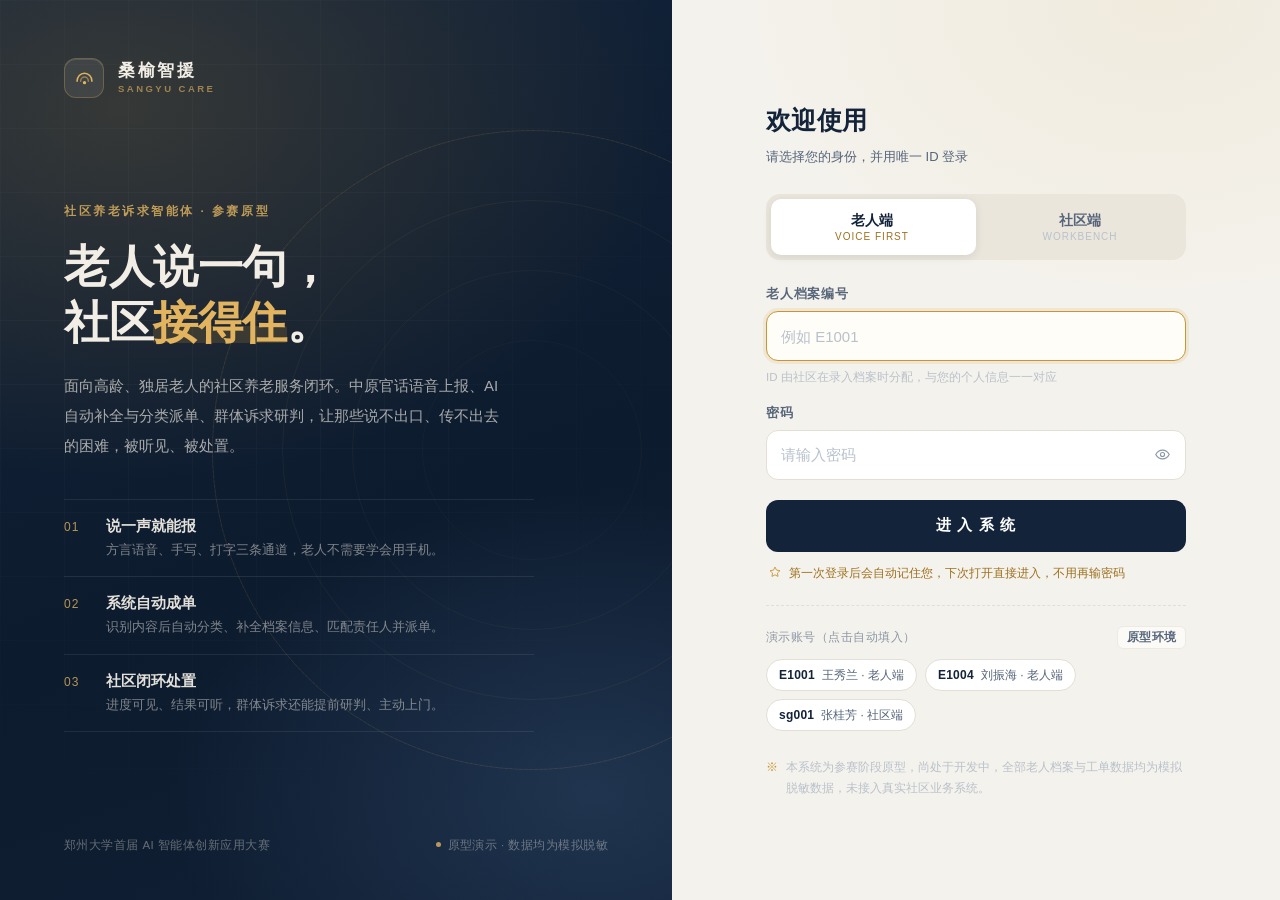
<file: index.html>
<!DOCTYPE html>
<html lang="zh-CN">
<head>
<meta charset="UTF-8">
<meta name="viewport" content="width=device-width, initial-scale=1">
<link rel="icon" href="data:image/svg+xml,%3Csvg xmlns='http://www.w3.org/2000/svg' viewBox='0 0 32 32'%3E%3Crect width='32' height='32' rx='8' fill='%2312233A'/%3E%3Cpath d='M8 20c0-5 3.6-9 8-9s8 4 8 9' stroke='%23C99433' stroke-width='2.4' fill='none' stroke-linecap='round'/%3E%3Ccircle cx='16' cy='21' r='2.2' fill='%23C99433'/%3E%3C/svg%3E">
<title>桑榆智援 · 登录</title>
<meta name="description" content="社区养老诉求智能体 —— 老人端与社区端统一入口">
<link rel="stylesheet" href="assets/css/base.css">
<link rel="stylesheet" href="assets/css/login.css">
</head>
<body class="login-page">

<div class="login">

  <!-- ================= 品牌区 ================= -->
  <section class="login-brand">
    <div class="rings"><span></span><span></span><span></span><span></span><span></span></div>

    <div class="top">
      <div class="brand-mark">
        <svg viewBox="0 0 24 24" fill="none" aria-hidden="true">
          <path d="M3.5 15.2c0-5.1 3.8-9.2 8.5-9.2s8.5 4.1 8.5 9.2" stroke="currentColor" stroke-width="1.7" stroke-linecap="round"/>
          <path d="M7.6 15.2c0-2.7 1.9-4.8 4.4-4.8s4.4 2.1 4.4 4.8" stroke="currentColor" stroke-width="1.7" stroke-linecap="round" opacity=".55"/>
          <circle cx="12" cy="16.8" r="1.9" fill="currentColor"/>
        </svg>
      </div>
      <div>
        <div class="brand-name">桑榆智援</div>
        <div class="brand-sub">SANGYU CARE</div>
      </div>
    </div>

    <div class="login-hero">
      <div class="eyebrow">社区养老诉求智能体 · 参赛原型</div>
      <h1>老人说一句，<br>社区<em>接得住</em>。</h1>
      <p>面向高龄、独居老人的社区养老服务闭环。中原官话语音上报、AI 自动补全与分类派单、群体诉求研判，让那些说不出口、传不出去的困难，被听见、被处置。</p>

      <div class="flow-list">
        <div class="flow-item">
          <div class="n">01</div>
          <div>
            <div class="t">说一声就能报</div>
            <div class="d">方言语音、手写、打字三条通道，老人不需要学会用手机。</div>
          </div>
        </div>
        <div class="flow-item">
          <div class="n">02</div>
          <div>
            <div class="t">系统自动成单</div>
            <div class="d">识别内容后自动分类、补全档案信息、匹配责任人并派单。</div>
          </div>
        </div>
        <div class="flow-item">
          <div class="n">03</div>
          <div>
            <div class="t">社区闭环处置</div>
            <div class="d">进度可见、结果可听，群体诉求还能提前研判、主动上门。</div>
          </div>
        </div>
      </div>
    </div>

    <div class="foot">
      <span>郑州大学首届 AI 智能体创新应用大赛</span>
      <span class="dotline"><i></i>原型演示 · 数据均为模拟脱敏</span>
    </div>
  </section>

  <!-- ================= 登录区 ================= -->
  <section class="login-panel">
    <div class="login-card">
      <h2>欢迎使用</h2>
      <p class="sub">请选择您的身份，并用唯一 ID 登录</p>

      <div class="roles" data-role="elder">
        <div class="slider"></div>
        <button type="button" class="on" data-role-btn="elder">
          老人端
          <small>VOICE FIRST</small>
        </button>
        <button type="button" data-role-btn="admin">
          社区端
          <small>WORKBENCH</small>
        </button>
      </div>

      <form class="login-form" id="loginForm" autocomplete="on" novalidate>
        <div class="field">
          <label for="uid" id="uidLabel">老人档案编号</label>
          <input class="input" id="uid" name="uid" type="text" placeholder="例如 E1001" autocomplete="username" spellcheck="false">
          <span class="field-hint" id="uidHint">ID 由社区在录入档案时分配，与您的个人信息一一对应</span>
        </div>

        <div class="field">
          <label for="pwd">密码</label>
          <div class="pw-wrap">
            <input class="input" id="pwd" name="pwd" type="password" placeholder="请输入密码" autocomplete="current-password">
            <button class="pw-toggle" type="button" id="pwToggle" aria-label="显示密码">
              <svg width="17" height="17" viewBox="0 0 24 24" fill="none" aria-hidden="true">
                <path d="M2.5 12S5.8 5.8 12 5.8 21.5 12 21.5 12 18.2 18.2 12 18.2 2.5 12 2.5 12Z" stroke="currentColor" stroke-width="1.6"/>
                <circle cx="12" cy="12" r="2.9" stroke="currentColor" stroke-width="1.6"/>
              </svg>
            </button>
          </div>
        </div>

        <div class="login-error" id="loginError">
          <svg width="14" height="14" viewBox="0 0 24 24" fill="none" aria-hidden="true"><circle cx="12" cy="12" r="9" stroke="currentColor" stroke-width="1.7"/><path d="M12 7.6v5.2M12 16.2v.2" stroke="currentColor" stroke-width="1.9" stroke-linecap="round"/></svg>
          <span id="loginErrorText"></span>
        </div>

        <button class="btn btn--block login-submit" type="submit" id="submitBtn">
          <span class="spinner"></span>
          <span class="txt">进 入 系 统</span>
        </button>
      </form>

      <p class="remember-hint" id="rememberHint">
        <svg width="14" height="14" viewBox="0 0 24 24" fill="none" aria-hidden="true">
          <path d="M12 3.5l2.6 5.3 5.9.9-4.3 4.1 1 5.8-5.2-2.8-5.2 2.8 1-5.8L3.5 9.7l5.9-.9L12 3.5Z" stroke="currentColor" stroke-width="1.5" stroke-linejoin="round"/>
        </svg>
        <span>第一次登录后会自动记住您，下次打开直接进入，不用再输密码</span>
      </p>

      <div class="demo-box">
        <div class="hd">
          <span>演示账号（点击自动填入）</span>
          <span class="tag">原型环境</span>
        </div>
        <div class="demo-chips">
          <button class="demo-chip" type="button" data-fill="elder|E1001|123456"><b>E1001</b> 王秀兰 · 老人端</button>
          <button class="demo-chip" type="button" data-fill="elder|E1004|123456"><b>E1004</b> 刘振海 · 老人端</button>
          <button class="demo-chip" type="button" data-fill="admin|sg001|sq123456"><b>sg001</b> 张桂芳 · 社区端</button>
        </div>
      </div>

      <p class="login-note">
        <span class="ico">※</span>
        <span>本系统为参赛阶段原型，尚处于开发中，全部老人档案与工单数据均为模拟脱敏数据，未接入真实社区业务系统。</span>
      </p>
    </div>
  </section>

</div>

<div class="toast-wrap" id="toastWrap"></div>

<script src="assets/js/data.js"></script>
<script src="assets/js/store.js"></script>
<script src="assets/js/login.js"></script>
</body>
</html>
</file>
<file: assets/css/base.css>
/* ============================================================
   桑榆智援 · 设计系统
   深墨蓝 / 琥珀金 / 米白    —— 与项目展示 PPT 同一视觉语言
   ============================================================ */

:root {
  --ink: #12233A;
  --ink-2: #1B3050;
  --ink-3: #2E4767;
  --ink-soft: #3D5779;

  --amber: #C99433;
  --amber-l: #E2B45F;
  --amber-xl: #F3DFB8;
  --amber-d: #9E701F;

  --cream: #F4F2EC;
  --paper: #FBFAF7;
  --white: #FFFFFF;

  --slate: #56657A;
  --slate-l: #8B97A6;
  --slate-xl: #B9C1CB;

  --line: #E3DFD4;
  --line-2: #EDEAE1;

  --pos: #457A56;
  --pos-bg: #EAF2EC;
  --neg: #B0403A;
  --neg-bg: #F9EAE8;
  --info: #36689C;
  --info-bg: #E9F0F7;
  --violet: #63548C;
  --violet-bg: #EFECF6;
  --warn-bg: #FBF1DC;

  --r-s: 10px;
  --r-m: 16px;
  --r-l: 22px;
  --r-xl: 28px;

  --sh-s: 0 1px 2px rgba(18, 35, 58, .05);
  --sh-m: 0 8px 28px -12px rgba(18, 35, 58, .16);
  --sh-l: 0 24px 70px -30px rgba(18, 35, 58, .34);

  --ease: cubic-bezier(.22, .61, .36, 1);
  --ease-out: cubic-bezier(.16, 1, .3, 1);

  --font: "PingFang SC", "HarmonyOS Sans SC", "Microsoft YaHei UI", "Microsoft YaHei",
          "Source Han Sans SC", "Noto Sans SC", -apple-system, sans-serif;
  --font-num: "Bahnschrift", "DIN Alternate", "Optima", "Segoe UI", var(--font);
}

* { box-sizing: border-box; }

html { -webkit-text-size-adjust: 100%; }

body {
  margin: 0;
  font-family: var(--font);
  background: var(--cream);
  color: var(--ink);
  font-size: 16px;
  line-height: 1.6;
  -webkit-font-smoothing: antialiased;
  text-rendering: optimizeLegibility;
}

h1, h2, h3, h4, p, figure { margin: 0; }
ul, ol { margin: 0; padding: 0; list-style: none; }
a { color: inherit; text-decoration: none; }
button { font-family: inherit; }
img { max-width: 100%; display: block; }

::selection { background: var(--amber-xl); color: var(--ink); }

/* 细滚动条 */
* { scrollbar-width: thin; scrollbar-color: #CFC9BB transparent; }
*::-webkit-scrollbar { width: 8px; height: 8px; }
*::-webkit-scrollbar-thumb { background: #D5CFC1; border-radius: 8px; }
*::-webkit-scrollbar-thumb:hover { background: #C3BCAC; }
*::-webkit-scrollbar-track { background: transparent; }

/* ---------- 排版 ---------- */
.num { font-family: var(--font-num); font-variant-numeric: tabular-nums; letter-spacing: -.01em; }

.eyebrow {
  font-size: 11.5px;
  letter-spacing: .22em;
  text-transform: uppercase;
  color: var(--slate-l);
  font-weight: 600;
}
.eyebrow--amber { color: var(--amber-d); }

.lead { color: var(--slate); font-size: 14.5px; line-height: 1.8; }

/* ---------- 卡片 ---------- */
.card {
  background: var(--white);
  border: 1px solid var(--line-2);
  border-radius: var(--r-l);
  box-shadow: var(--sh-s);
}
.card--pad { padding: 22px 24px; }
.card--flush { overflow: hidden; }

.card-hd {
  display: flex;
  align-items: center;
  justify-content: space-between;
  gap: 12px;
  padding: 18px 22px;
  border-bottom: 1px solid var(--line-2);
}
.card-hd h3 { font-size: 15px; font-weight: 700; letter-spacing: .01em; }
.card-hd .sub { font-size: 12px; color: var(--slate-l); }

/* ---------- 按钮 ---------- */
.btn {
  --bg: var(--ink);
  --fg: #fff;
  display: inline-flex;
  align-items: center;
  justify-content: center;
  gap: 8px;
  height: 40px;
  padding: 0 18px;
  border: 1px solid transparent;
  border-radius: 999px;
  background: var(--bg);
  color: var(--fg);
  font-size: 13.5px;
  font-weight: 600;
  letter-spacing: .02em;
  cursor: pointer;
  transition: transform .22s var(--ease), box-shadow .22s var(--ease),
              background .22s var(--ease), border-color .22s var(--ease), opacity .2s;
  white-space: nowrap;
  user-select: none;
}
.btn:hover { transform: translateY(-1px); box-shadow: var(--sh-m); }
.btn:active { transform: translateY(0) scale(.99); }
.btn:disabled { opacity: .45; cursor: not-allowed; transform: none; box-shadow: none; }

.btn--ghost { --bg: transparent; --fg: var(--ink); border-color: var(--line); }
.btn--ghost:hover { background: var(--paper); border-color: #D3CDBF; }
.btn--amber { --bg: var(--amber); --fg: #fff; }
.btn--amber:hover { --bg: var(--amber-d); }
.btn--soft { --bg: var(--paper); --fg: var(--ink); border-color: var(--line-2); }
.btn--danger { --bg: var(--neg); --fg: #fff; }
.btn--sm { height: 32px; padding: 0 14px; font-size: 12.5px; }
.btn--block { width: 100%; }

.icon-btn {
  width: 38px; height: 38px;
  display: inline-flex; align-items: center; justify-content: center;
  border: 1px solid var(--line); border-radius: 50%;
  background: var(--white); color: var(--slate);
  cursor: pointer; transition: all .2s var(--ease); position: relative;
}
.icon-btn:hover { color: var(--ink); border-color: #D3CDBF; background: var(--paper); }
.icon-btn svg { width: 17px; height: 17px; }

.link-btn {
  background: none; border: 0; padding: 0; cursor: pointer;
  color: var(--amber-d); font-size: 12.5px; font-weight: 600;
  border-bottom: 1px solid transparent; transition: border-color .2s;
}
.link-btn:hover { border-bottom-color: currentColor; }

/* ---------- 标签 / 状态 ---------- */
.tag {
  display: inline-flex; align-items: center; gap: 5px;
  height: 23px; padding: 0 9px;
  border-radius: 6px;
  font-size: 11.5px; font-weight: 600; letter-spacing: .02em;
  background: var(--paper); color: var(--slate);
  border: 1px solid var(--line-2);
  white-space: nowrap;
}
.tag--amber { background: var(--warn-bg); color: var(--amber-d); border-color: #F0E0BD; }
.tag--blue { background: var(--info-bg); color: var(--info); border-color: #D5E3F0; }
.tag--green { background: var(--pos-bg); color: var(--pos); border-color: #D6E6DA; }
.tag--red { background: var(--neg-bg); color: var(--neg); border-color: #EFD6D3; }
.tag--violet { background: var(--violet-bg); color: var(--violet); border-color: #DFD9EE; }

.dot {
  width: 6px; height: 6px; border-radius: 50%;
  background: currentColor; flex: none;
}
.dot--pulse { animation: dotPulse 2.2s var(--ease) infinite; }
@keyframes dotPulse {
  0%, 100% { box-shadow: 0 0 0 0 currentColor; opacity: 1; }
  50% { box-shadow: 0 0 0 4px rgba(255,255,255,0); opacity: .55; }
}

/* ---------- 表单 ---------- */
.field { display: flex; flex-direction: column; gap: 7px; }
.field > label {
  font-size: 12px; font-weight: 600; color: var(--slate);
  letter-spacing: .06em;
}
.input, .select, .textarea {
  width: 100%;
  height: 42px;
  padding: 0 14px;
  border: 1px solid var(--line);
  border-radius: var(--r-s);
  background: var(--white);
  color: var(--ink);
  font-family: inherit;
  font-size: 14px;
  transition: border-color .2s var(--ease), box-shadow .2s var(--ease), background .2s;
  outline: none;
}
.textarea { height: auto; min-height: 96px; padding: 12px 14px; line-height: 1.7; resize: vertical; }
.input:hover, .select:hover, .textarea:hover { border-color: #D3CDBF; }
.input:focus, .select:focus, .textarea:focus {
  border-color: var(--amber);
  box-shadow: 0 0 0 3px rgba(201, 148, 51, .13);
  background: #FFFDF9;
}
.input::placeholder, .textarea::placeholder { color: var(--slate-xl); }

.select {
  appearance: none;
  background-image: url("data:image/svg+xml,%3Csvg xmlns='http://www.w3.org/2000/svg' width='12' height='8' viewBox='0 0 12 8'%3E%3Cpath d='M1 1.5L6 6.5L11 1.5' stroke='%2356657A' stroke-width='1.6' fill='none' stroke-linecap='round'/%3E%3C/svg%3E");
  background-repeat: no-repeat;
  background-position: right 14px center;
  padding-right: 34px;
  cursor: pointer;
}

.search {
  position: relative; display: flex; align-items: center;
}
.search svg {
  position: absolute; left: 13px; width: 15px; height: 15px;
  color: var(--slate-l); pointer-events: none;
}
.search .input { padding-left: 37px; }

/* ---------- 空状态 ---------- */
.empty {
  display: flex; flex-direction: column; align-items: center; justify-content: center;
  gap: 8px; padding: 46px 20px; text-align: center; color: var(--slate-l);
}
.empty .ico {
  width: 46px; height: 46px; border-radius: 14px;
  display: grid; place-items: center;
  background: var(--paper); border: 1px solid var(--line-2);
  font-size: 19px; color: var(--slate-xl);
}
.empty p { font-size: 13px; }

/* ---------- 动画 ---------- */
@keyframes fadeUp {
  from { opacity: 0; transform: translateY(14px); }
  to { opacity: 1; transform: none; }
}
@keyframes fadeIn { from { opacity: 0; } to { opacity: 1; } }
@keyframes riseIn {
  from { opacity: 0; transform: translateY(10px) scale(.985); }
  to { opacity: 1; transform: none; }
}
@keyframes slideRight {
  from { opacity: 0; transform: translateX(-12px); }
  to { opacity: 1; transform: none; }
}

.reveal { animation: fadeUp .62s var(--ease-out) both; animation-delay: calc(var(--d, 0) * 55ms); }
.fade-in { animation: fadeIn .5s var(--ease) both; animation-delay: calc(var(--d, 0) * 55ms); }

@media (prefers-reduced-motion: reduce) {
  *, *::before, *::after {
    animation-duration: .01ms !important;
    animation-delay: .01ms !important;
    animation-iteration-count: 1 !important;
    transition-duration: .01ms !important;
    transition-delay: 0s !important;
    scroll-behavior: auto !important;
  }
}

/* ---------- 提示条 ---------- */
.toast-wrap {
  position: fixed; left: 50%; bottom: 34px; transform: translateX(-50%);
  display: flex; flex-direction: column; gap: 10px; z-index: 9000;
  pointer-events: none; align-items: center;
}
.toast {
  display: flex; align-items: center; gap: 9px;
  padding: 11px 20px;
  background: rgba(18, 35, 58, .95);
  color: #fff; border-radius: 999px;
  font-size: 13px; font-weight: 500;
  box-shadow: var(--sh-l);
  animation: toastIn .4s var(--ease-out) both;
  backdrop-filter: blur(8px);
  max-width: min(88vw, 520px);
}
.toast--ok { background: rgba(69, 122, 86, .96); }
.toast--warn { background: rgba(158, 112, 31, .96); }
.toast--err { background: rgba(176, 64, 58, .96); }
.toast.out { animation: toastOut .3s var(--ease) both; }
@keyframes toastIn {
  from { opacity: 0; transform: translateY(12px) scale(.96); }
  to { opacity: 1; transform: none; }
}
@keyframes toastOut {
  to { opacity: 0; transform: translateY(-6px) scale(.97); }
}

/* ---------- 弹层 ---------- */
.mask {
  position: fixed; inset: 0; z-index: 8000;
  background: rgba(18, 35, 58, .42);
  backdrop-filter: blur(3px);
  display: flex; align-items: center; justify-content: center;
  padding: 24px;
  animation: fadeIn .26s var(--ease) both;
}
.mask.out { animation: fadeIn .2s var(--ease) reverse both; }

.modal {
  background: var(--white);
  border-radius: var(--r-xl);
  box-shadow: var(--sh-l);
  width: min(560px, 100%);
  max-height: min(88vh, 860px);
  display: flex; flex-direction: column;
  overflow: hidden;
  animation: riseIn .38s var(--ease-out) both;
}
.modal--lg { width: min(880px, 100%); }
.modal--sm { width: min(420px, 100%); }

.modal-hd {
  padding: 22px 26px 16px;
  display: flex; align-items: flex-start; justify-content: space-between; gap: 14px;
}
.modal-hd h3 { font-size: 18px; font-weight: 700; letter-spacing: .01em; }
.modal-hd .sub { font-size: 12.5px; color: var(--slate-l); margin-top: 3px; }
.modal-bd { padding: 0 26px 6px; overflow-y: auto; flex: 1; }
.modal-ft {
  padding: 16px 26px 22px;
  display: flex; gap: 10px; justify-content: flex-end;
  border-top: 1px solid var(--line-2);
  margin-top: 10px;
}

/* ---------- 骨架屏 ---------- */
.skel {
  background: linear-gradient(90deg, #EFECE4 25%, #F7F5EF 37%, #EFECE4 63%);
  background-size: 400% 100%;
  animation: shimmer 1.4s ease infinite;
  border-radius: 6px;
}
@keyframes shimmer {
  0% { background-position: 100% 50%; }
  100% { background-position: 0 50%; }
}

/* ---------- 品牌标记 ---------- */
.brand-mark {
  width: 40px; height: 40px; border-radius: 12px;
  display: grid; place-items: center; flex: none;
  background: linear-gradient(150deg, var(--ink-2), var(--ink));
  color: var(--amber-l);
  box-shadow: inset 0 1px 0 rgba(255, 255, 255, .12);
}
.brand-mark svg { width: 21px; height: 21px; }

.brand-name {
  font-size: 16px; font-weight: 700; letter-spacing: .16em;
  color: var(--ink); line-height: 1.25;
}
.brand-sub {
  font-size: 9.5px; letter-spacing: .26em; color: var(--slate-xl);
  text-transform: uppercase; font-weight: 600;
}

.sr-only {
  position: absolute; width: 1px; height: 1px;
  padding: 0; margin: -1px; overflow: hidden;
  clip: rect(0, 0, 0, 0); white-space: nowrap; border: 0;
}
</file>
<file: assets/css/login.css>
/* ============================================================
   登录页
   ============================================================ */
body.login-page {
  min-height: 100vh;
  background: var(--cream);
  overflow-x: hidden;
}

.login {
  min-height: 100vh;
  display: grid;
  grid-template-columns: 1.05fr .95fr;
}

/* ---------- 左侧品牌区 ---------- */
.login-brand {
  position: relative;
  background:
    radial-gradient(900px 600px at 18% 12%, rgba(201, 148, 51, .20), transparent 62%),
    radial-gradient(700px 500px at 88% 88%, rgba(46, 71, 103, .55), transparent 60%),
    linear-gradient(160deg, #12233A 0%, #0D1B2E 58%, #101F34 100%);
  color: #F2EEE6;
  padding: 58px 64px 46px;
  display: flex;
  flex-direction: column;
  justify-content: space-between;
  overflow: hidden;
}

/* 细网格 */
.login-brand::before {
  content: '';
  position: absolute; inset: 0;
  background-image:
    linear-gradient(rgba(255, 255, 255, .035) 1px, transparent 1px),
    linear-gradient(90deg, rgba(255, 255, 255, .035) 1px, transparent 1px);
  background-size: 64px 64px;
  mask-image: radial-gradient(circle at 30% 30%, #000 0%, transparent 78%);
  pointer-events: none;
}

/* 同心圆装饰 */
.rings {
  position: absolute;
  right: -180px; top: 50%;
  transform: translateY(-50%);
  width: 640px; height: 640px;
  pointer-events: none;
  opacity: .5;
}
.rings span {
  position: absolute; inset: 0;
  border: 1px solid rgba(226, 180, 95, .18);
  border-radius: 50%;
}
.rings span:nth-child(2) { inset: 70px; border-color: rgba(226, 180, 95, .13); }
.rings span:nth-child(3) { inset: 140px; border-color: rgba(226, 180, 95, .10); }
.rings span:nth-child(4) { inset: 210px; border-color: rgba(226, 180, 95, .07); }
.rings span:nth-child(5) {
  inset: 0;
  border: 1px dashed rgba(226, 180, 95, .12);
  animation: spin 90s linear infinite;
}
@keyframes spin { to { transform: rotate(360deg); } }

.login-brand .top,
.login-brand .login-hero,
.login-brand .foot { position: relative; z-index: 2; }

.login-brand .top { display: flex; align-items: center; gap: 14px; }
.login-brand .top .brand-name { color: #F2EEE6; font-size: 17px; }
.login-brand .top .brand-sub { color: rgba(226, 180, 95, .62); }
.login-brand .top .brand-mark { background: rgba(255, 255, 255, .07); border: 1px solid rgba(226, 180, 95, .28); }

.login-hero { max-width: 520px; }
.login-hero .eyebrow { color: rgba(226, 180, 95, .82); }
.login-hero h1 {
  font-size: clamp(34px, 3.5vw, 52px);
  line-height: 1.26;
  letter-spacing: -.01em;
  font-weight: 700;
  margin: 18px 0 20px;
}
.login-hero h1 em {
  font-style: normal;
  color: var(--amber-l);
  position: relative;
  white-space: nowrap;
}
.login-hero h1 em::after {
  content: '';
  position: absolute; left: 0; right: 0; bottom: 4px; height: .38em;
  background: rgba(201, 148, 51, .18);
  border-radius: 2px;
  z-index: -1;
}
.login-hero p {
  font-size: 15px;
  line-height: 2;
  color: rgba(242, 238, 230, .68);
  max-width: 440px;
}

.flow-list { display: flex; flex-direction: column; gap: 0; margin-top: 38px; max-width: 470px; }
.flow-item {
  display: flex; align-items: flex-start; gap: 16px;
  padding: 15px 0;
  border-top: 1px solid rgba(255, 255, 255, .08);
}
.flow-item:last-child { border-bottom: 1px solid rgba(255, 255, 255, .08); }
.flow-item .n {
  font-family: var(--font-num);
  font-size: 12px; letter-spacing: .1em;
  color: rgba(226, 180, 95, .8);
  padding-top: 3px; width: 26px; flex: none;
}
.flow-item .t { font-size: 14.5px; font-weight: 600; color: rgba(242, 238, 230, .94); }
.flow-item .d { font-size: 12.5px; color: rgba(242, 238, 230, .5); margin-top: 2px; line-height: 1.7; }

.login-brand .foot {
  display: flex; align-items: center; justify-content: space-between;
  gap: 16px; font-size: 11.5px; color: rgba(242, 238, 230, .38);
  letter-spacing: .04em;
}
.login-brand .foot .dotline { display: flex; align-items: center; gap: 7px; }
.login-brand .foot i {
  width: 5px; height: 5px; border-radius: 50%;
  background: var(--amber-l); opacity: .8;
  display: inline-block;
}

/* ---------- 右侧表单区 ---------- */
.login-panel {
  display: flex; align-items: center; justify-content: center;
  padding: 48px 40px;
  background:
    radial-gradient(700px 500px at 80% 0%, rgba(201, 148, 51, .08), transparent 60%),
    var(--cream);
}

.login-card {
  width: min(420px, 100%);
  animation: fadeUp .7s var(--ease-out) both;
}
.login-card > h2 {
  font-size: 25px; font-weight: 700; letter-spacing: .01em;
}
.login-card > .sub {
  font-size: 13px; color: var(--slate); margin-top: 7px; margin-bottom: 26px;
}

/* 角色切换 */
.roles {
  display: grid; grid-template-columns: 1fr 1fr; gap: 6px;
  padding: 5px;
  background: #EAE6DC;
  border-radius: 14px;
  margin-bottom: 24px;
  position: relative;
}
.roles button {
  position: relative; z-index: 2;
  height: 56px;
  border: 0; background: transparent;
  border-radius: 10px;
  cursor: pointer;
  font-size: 13.5px; font-weight: 600;
  color: var(--slate);
  display: flex; flex-direction: column; align-items: center; justify-content: center; gap: 1px;
  transition: color .3s var(--ease);
}
.roles button small {
  font-size: 10px; font-weight: 500; letter-spacing: .1em;
  color: var(--slate-xl); transition: color .3s var(--ease);
}
.roles button.on { color: var(--ink); }
.roles button.on small { color: var(--amber-d); }
.roles .slider {
  position: absolute; z-index: 1;
  top: 5px; left: 5px;
  width: calc(50% - 5px); height: calc(100% - 10px);
  background: var(--white);
  border-radius: 10px;
  box-shadow: 0 2px 8px rgba(18, 35, 58, .10);
  transition: transform .42s var(--ease);
}
.roles[data-role="admin"] .slider { transform: translateX(calc(100% + 0px)); }

.login-form { display: flex; flex-direction: column; gap: 16px; }
.login-form .field > label { font-size: 12.5px; }
.login-form .input { height: 50px; font-size: 15px; border-radius: 12px; }
.login-form .input:focus { background: #FFFDF8; }

.field-hint { font-size: 11.5px; color: var(--slate-xl); }

.pw-wrap { position: relative; }
.pw-wrap .input { padding-right: 46px; }
.pw-toggle {
  position: absolute; right: 6px; top: 50%; transform: translateY(-50%);
  width: 36px; height: 36px; border: 0; background: transparent;
  color: var(--slate-l); cursor: pointer; border-radius: 8px;
  display: grid; place-items: center;
}
.pw-toggle:hover { color: var(--ink); background: var(--paper); }

.login-error {
  display: none;
  align-items: center; gap: 8px;
  font-size: 12.5px; color: var(--neg);
  background: var(--neg-bg);
  border: 1px solid #EFD6D3;
  border-radius: 10px;
  padding: 9px 12px;
  animation: fadeUp .3s var(--ease);
}
.login-error.show { display: flex; }

.login-submit {
  height: 52px;
  border-radius: 12px;
  font-size: 15px;
  letter-spacing: .08em;
  margin-top: 4px;
}
.login-submit.loading { pointer-events: none; opacity: .7; }
.login-submit .spinner {
  width: 15px; height: 15px; border-radius: 50%;
  border: 2px solid rgba(255, 255, 255, .35);
  border-top-color: #fff;
  animation: rot .7s linear infinite;
  display: none;
}
.login-submit.loading .spinner { display: block; }
@keyframes rot { to { transform: rotate(360deg); } }

/* 演示账号 */
.demo-box {
  margin-top: 22px;
  padding-top: 20px;
  border-top: 1px dashed var(--line);
}
.demo-box .hd {
  display: flex; align-items: center; justify-content: space-between;
  font-size: 11.5px; color: var(--slate-l); margin-bottom: 10px;
  letter-spacing: .04em;
}
.demo-chips { display: flex; flex-wrap: wrap; gap: 8px; }
.demo-chip {
  display: inline-flex; align-items: center; gap: 7px;
  height: 32px; padding: 0 12px;
  border: 1px solid var(--line);
  background: var(--white);
  border-radius: 999px;
  font-size: 12px; color: var(--slate);
  cursor: pointer;
  transition: all .2s var(--ease);
}
.demo-chip:hover { border-color: var(--amber); color: var(--ink); transform: translateY(-1px); box-shadow: var(--sh-s); }
.demo-chip b { font-family: var(--font-num); color: var(--ink); font-weight: 600; letter-spacing: .02em; }

.login-note {
  margin-top: 26px;
  font-size: 11.5px;
  line-height: 1.85;
  color: var(--slate-xl);
  display: flex; gap: 8px;
}
.login-note span.ico { color: var(--amber); flex: none; }

/* 老人端免登录提示 */
.remember-hint {
  display: flex; align-items: flex-start; gap: 7px;
  margin: 12px 2px 0;
  font-size: 11.5px; line-height: 1.7;
  color: var(--amber-d);
}
.remember-hint svg { flex: none; margin-top: 1px; color: var(--amber); }

/* ---------- 响应式 ---------- */
@media (max-width: 980px) {
  .login { grid-template-columns: 1fr; }
  .login-brand { padding: 40px 32px 34px; min-height: auto; }
  .login-brand .login-hero h1 { font-size: 30px; }
  .flow-list { display: none; }
  .login-brand .foot { margin-top: 28px; }
  .login-panel { padding: 34px 24px 60px; }
  .rings { display: none; }
}
</file>
<file: assets/css/admin.css>
/* ============================================================
   社区端 · 工作台
   ============================================================ */
body.admin { background: #F2F0E9; overflow-x: hidden; }

.adm { display: flex; min-height: 100vh; }

/* ---------------- 侧栏 ---------------- */
.side {
  width: 238px;
  flex: none;
  position: fixed; inset: 0 auto 0 0;
  background: #FBFAF7;
  border-right: 1px solid var(--line);
  display: flex; flex-direction: column;
  z-index: 200;
  transition: width .28s var(--ease), transform .3s var(--ease-out);
}
.side-top {
  padding: 22px 20px 18px;
  display: flex; align-items: center; gap: 12px;
  border-bottom: 1px solid var(--line-2);
}
.side-top .brand-mark { width: 36px; height: 36px; border-radius: 11px; }
.side-top .brand-name { font-size: 14.5px; letter-spacing: .17em; }
.side-top .brand-sub { font-size: 8.5px; letter-spacing: .2em; color: var(--slate-xl); }

.side-org {
  margin: 14px 14px 4px;
  padding: 11px 13px;
  background: var(--white);
  border: 1px solid var(--line-2);
  border-radius: 12px;
  display: flex; align-items: center; gap: 10px;
}
.side-org .ic {
  width: 30px; height: 30px; border-radius: 8px; flex: none;
  display: grid; place-items: center;
  background: #F1EDE3; color: var(--ink-3);
}
.side-org .ic svg { width: 15px; height: 15px; }
.side-org .tx { min-width: 0; }
.side-org .t { font-size: 12.5px; font-weight: 650; letter-spacing: .02em; }
.side-org .d { font-size: 10.5px; color: var(--slate-l); letter-spacing: .04em; }

.nav { padding: 14px 12px; display: flex; flex-direction: column; gap: 3px; flex: 1; overflow-y: auto; }
.nav .grp {
  font-size: 10px; letter-spacing: .18em; color: var(--slate-xl);
  font-weight: 700; padding: 12px 10px 6px;
}
.nav-item {
  display: flex; align-items: center; gap: 11px;
  height: 42px; padding: 0 12px;
  border-radius: 10px;
  color: var(--slate);
  cursor: pointer;
  font-size: 13.5px; font-weight: 550;
  transition: background .2s var(--ease), color .2s var(--ease);
  position: relative;
  border: 0; background: transparent; width: 100%; text-align: left;
}
.nav-item svg { width: 17px; height: 17px; flex: none; opacity: .84; }
.nav-item:hover { background: #F2EEE5; color: var(--ink); }
.nav-item.on {
  background: linear-gradient(100deg, #1B3050, #12233A);
  color: #F3EFE6;
  box-shadow: 0 8px 20px -12px rgba(18, 35, 58, .7);
}
.nav-item.on svg { opacity: 1; color: var(--amber-l); }
.nav-item .cnt {
  margin-left: auto;
  min-width: 20px; height: 18px; padding: 0 6px;
  border-radius: 9px;
  background: #EDE8DD; color: var(--slate);
  font-size: 10.5px; font-weight: 700;
  display: grid; place-items: center;
  font-family: var(--font-num);
}
.nav-item.on .cnt { background: rgba(226, 180, 95, .22); color: var(--amber-l); }
.nav-item .cnt.hot { background: var(--neg); color: #fff; }

.side-foot { padding: 12px; border-top: 1px solid var(--line-2); }
.side-user {
  display: flex; align-items: center; gap: 10px;
  padding: 9px 10px; border-radius: 10px;
  transition: background .2s;
}
.side-user:hover { background: #F2EEE5; }
.side-user .ava {
  width: 34px; height: 34px; border-radius: 50%; flex: none;
  display: grid; place-items: center;
  background: linear-gradient(150deg, #2E4767, #12233A);
  color: var(--amber-l); font-size: 13px; font-weight: 600;
}
.side-user .tx { min-width: 0; flex: 1; }
.side-user .n { font-size: 12.5px; font-weight: 650; }
.side-user .r { font-size: 10.5px; color: var(--slate-l); }
.side-user .out { color: var(--slate-l); cursor: pointer; padding: 4px; border: 0; background: none; }
.side-user .out:hover { color: var(--neg); }
.side-user .out svg { width: 15px; height: 15px; }

/* ---------------- 主区 ---------------- */
.main { margin-left: 238px; flex: 1; min-width: 0; display: flex; flex-direction: column; transition: margin-left .28s var(--ease); }

/* 侧栏开合按钮 */
.side-toggle {
  width: 34px; height: 34px; flex: none;
  display: grid; place-items: center;
  border: 1px solid var(--line);
  border-radius: 9px;
  background: var(--white);
  color: var(--slate);
  cursor: pointer;
  transition: all .2s var(--ease);
}
.side-toggle:hover { color: var(--ink); border-color: #D3CDBF; background: var(--paper); }
.side-toggle:active { transform: scale(.94); }
.side-toggle svg { width: 16px; height: 16px; }

/* 移动端遮罩 */
.side-mask {
  position: fixed; inset: 0; z-index: 190;
  background: rgba(18, 35, 58, .38);
  backdrop-filter: blur(2px);
  opacity: 0; pointer-events: none;
  transition: opacity .26s var(--ease);
}

/* 桌面端 · 收起为图标条 */
@media (min-width: 901px) {
  body.side-mini .side { width: 68px; }
  body.side-mini .main { margin-left: 68px; }
  body.side-mini .side-top { padding: 22px 0 18px; justify-content: center; }
  body.side-mini .side-top > div:last-child,
  body.side-mini .side-org,
  body.side-mini .nav .grp,
  body.side-mini .nav-item span,
  body.side-mini .side-user .tx { display: none; }
  body.side-mini .nav { padding: 14px 10px; }
  body.side-mini .nav-item { justify-content: center; padding: 0; }
  body.side-mini .nav-item .cnt {
    position: absolute; top: 5px; right: 5px;
    margin: 0; min-width: 15px; height: 15px; padding: 0 4px;
    border-radius: 8px; font-size: 9px;
  }
  body.side-mini .side-foot { padding: 12px 10px; }
  body.side-mini .side-user { justify-content: center; padding: 9px 0; }
  body.side-mini .side-user .out { display: none; }
}

.topbar {
  height: 72px; flex: none;
  display: flex; align-items: center; gap: 18px;
  padding: 0 32px;
  background: rgba(248, 246, 240, .82);
  backdrop-filter: blur(14px);
  border-bottom: 1px solid var(--line);
  position: sticky; top: 0; z-index: 150;
}
.topbar .ttl { min-width: 0; }
.topbar .ttl h1 { font-size: 18px; font-weight: 700; letter-spacing: .01em; }
.topbar .ttl p { font-size: 11.5px; color: var(--slate-l); margin-top: 1px; letter-spacing: .03em; }
.topbar .grow { flex: 1; }

.top-search { position: relative; width: 260px; }
.top-search input {
  width: 100%; height: 38px;
  border: 1px solid var(--line);
  background: var(--white);
  border-radius: 10px;
  padding: 0 12px 0 36px;
  font-size: 13px; font-family: inherit; color: var(--ink);
  outline: none;
  transition: all .2s var(--ease);
}
.top-search input:focus { border-color: var(--amber); box-shadow: 0 0 0 3px rgba(201,148,51,.12); }
.top-search svg {
  position: absolute; left: 12px; top: 50%; transform: translateY(-50%);
  width: 15px; height: 15px; color: var(--slate-l);
}
.top-search .kbd {
  position: absolute; right: 8px; top: 50%; transform: translateY(-50%);
  font-size: 10px; color: var(--slate-xl);
  border: 1px solid var(--line); border-radius: 4px; padding: 1px 5px;
  background: var(--paper);
}

.bell-badge {
  position: absolute; top: 6px; right: 6px;
  min-width: 15px; height: 15px; padding: 0 4px;
  border-radius: 8px; background: var(--neg); color: #fff;
  font-size: 9.5px; font-weight: 700;
  display: grid; place-items: center;
  border: 2px solid #F8F6F0;
  font-family: var(--font-num);
}

.view { padding: 24px 32px 54px; flex: 1; }
.view[hidden] { display: none; }

/* 入场 */
.view > * { animation: fadeUp .5s var(--ease-out) both; }
.view > *:nth-child(1) { animation-delay: 0ms; }
.view > *:nth-child(2) { animation-delay: 40ms; }
.view > *:nth-child(3) { animation-delay: 80ms; }
.view > *:nth-child(4) { animation-delay: 120ms; }
.view > *:nth-child(5) { animation-delay: 160ms; }

/* ---------------- 数据卡 ---------------- */
.stats { display: grid; grid-template-columns: repeat(4, 1fr); gap: 14px; }
.stat {
  background: var(--white);
  border: 1px solid var(--line-2);
  border-radius: 16px;
  padding: 17px 18px 15px;
  position: relative;
  overflow: hidden;
  transition: all .25s var(--ease);
}
.stat:hover { box-shadow: var(--sh-m); transform: translateY(-2px); border-color: #DCD6C8; }
.stat .lb { font-size: 11.5px; color: var(--slate); letter-spacing: .06em; display: flex; align-items: center; gap: 6px; }
.stat .lb svg { width: 13px; height: 13px; opacity: .6; }
.stat .v {
  font-family: var(--font-num);
  font-size: 32px; font-weight: 600; line-height: 1.15;
  margin-top: 7px; letter-spacing: -.01em;
}
.stat .v small { font-size: 13px; font-weight: 500; color: var(--slate-l); margin-left: 3px; font-family: var(--font); }
.stat .ft { font-size: 11px; color: var(--slate-l); margin-top: 5px; display: flex; align-items: center; gap: 5px; }
.stat .ft .up { color: var(--neg); font-weight: 600; }
.stat .ft .dn { color: var(--pos); font-weight: 600; }
.stat .spark { position: absolute; right: 12px; bottom: 12px; opacity: .5; }
.stat--hot { background: linear-gradient(150deg, #1B3050, #12233A); border-color: transparent; color: #F3EFE6; }
.stat--hot .lb, .stat--hot .v small, .stat--hot .ft { color: rgba(243, 239, 230, .6); }
.stat--hot .v { color: #fff; }
.stat--hot .lb svg { color: var(--amber-l); opacity: 1; }

/* ---------------- 通用板块 ---------------- */
.panel {
  background: var(--white);
  border: 1px solid var(--line-2);
  border-radius: 18px;
  display: flex; flex-direction: column;
  min-width: 0;
}
.panel-hd {
  display: flex; align-items: center; justify-content: space-between; gap: 12px;
  padding: 16px 20px 12px;
}
.panel-hd h3 { font-size: 14.5px; font-weight: 700; letter-spacing: .02em; }
.panel-hd .sub { font-size: 11.5px; color: var(--slate-l); margin-top: 1px; }
.panel-hd .acts { display: flex; align-items: center; gap: 8px; }
.panel-bd { padding: 0 20px 18px; flex: 1; min-height: 0; }

.seg {
  display: inline-flex; padding: 3px; gap: 2px;
  background: #F1EEE6; border-radius: 9px;
}
.seg button {
  height: 28px; padding: 0 11px;
  border: 0; background: transparent; border-radius: 7px;
  font-size: 11.5px; font-weight: 600; color: var(--slate);
  cursor: pointer; transition: all .2s var(--ease); white-space: nowrap;
}
.seg button.on { background: var(--white); color: var(--ink); box-shadow: 0 1px 3px rgba(18,35,58,.09); }

/* ---------------- 布局网格 ---------------- */
.grid-dash {
  display: grid;
  grid-template-columns: 1.62fr 1fr;
  gap: 14px;
  margin-top: 14px;
}
.grid-2 { display: grid; grid-template-columns: 1fr 1fr; gap: 14px; margin-top: 14px; }
.grid-3 { display: grid; grid-template-columns: repeat(3, 1fr); gap: 14px; margin-top: 14px; }
.grid-a { display: grid; grid-template-columns: 1.1fr 1fr; gap: 14px; margin-top: 14px; }

/* ---------------- 图例 / 图表 ---------------- */
.legend { display: flex; flex-wrap: wrap; gap: 10px 16px; margin-top: 12px; }
.legend .it { display: flex; align-items: center; gap: 6px; font-size: 11.5px; color: var(--slate); }
.legend .it i { width: 8px; height: 8px; border-radius: 2.5px; flex: none; }
.legend .it b { font-family: var(--font-num); color: var(--ink); font-weight: 600; margin-left: 1px; }

.chart-svg { width: 100%; height: auto; display: block; overflow: visible; }
.chart-empty { display: grid; place-items: center; height: 180px; color: var(--slate-xl); font-size: 12.5px; }

.tip {
  position: fixed;
  background: rgba(18, 35, 58, .95);
  color: #fff; font-size: 11.5px;
  padding: 5px 9px; border-radius: 6px;
  pointer-events: none; z-index: 9999;
  white-space: nowrap;
  transform: translate(-50%, -130%);
  opacity: 0; transition: opacity .15s;
  backdrop-filter: blur(6px);
}
.tip.on { opacity: 1; }

/* ---------------- 工单行 ---------------- */
.toolbar {
  display: flex; align-items: center; gap: 10px;
  flex-wrap: wrap;
  padding: 14px 18px;
  background: var(--white);
  border: 1px solid var(--line-2);
  border-radius: 14px;
  margin-bottom: 12px;
}
.toolbar .search { width: 250px; }
.toolbar .search .input { height: 36px; font-size: 13px; }
.toolbar .select { width: auto; min-width: 118px; height: 36px; font-size: 12.5px; }
.toolbar .grow { flex: 1; }
.toolbar .cnt-label { font-size: 12px; color: var(--slate-l); }

.ticket-list {
  background: var(--white);
  border: 1px solid var(--line-2);
  border-radius: 16px;
  overflow: hidden;
}
.tk {
  display: grid;
  grid-template-columns: 30px 1.55fr 1fr 96px 84px 88px 78px;
  align-items: center;
  gap: 12px;
  padding: 13px 18px;
  border-bottom: 1px solid var(--line-2);
  cursor: pointer;
  transition: background .18s var(--ease);
  position: relative;
}
.tk:last-child { border-bottom: 0; }
.tk:hover { background: #FCFAF5; }
.tk.sel { background: #FBF6EA; }
.tk.sel::before {
  content: ''; position: absolute; left: 0; top: 0; bottom: 0; width: 3px;
  background: var(--amber);
}
.tk .urg {
  width: 26px; height: 26px; border-radius: 8px;
  display: grid; place-items: center;
  background: var(--neg-bg); color: var(--neg);
  font-size: 10px; font-weight: 700;
}
.tk .urg.n { background: #F3F0E8; color: var(--slate-l); font-weight: 500; }
.tk .urg svg { width: 13px; height: 13px; }
.tk .c { min-width: 0; }
.tk .c .t {
  font-size: 13px; color: var(--ink);
  overflow: hidden; text-overflow: ellipsis; white-space: nowrap;
  font-weight: 500;
}
.tk .c .m {
  font-size: 10.5px; color: var(--slate-l); margin-top: 2px;
  font-family: var(--font-num); letter-spacing: .02em;
}
.tk .who { font-size: 12.5px; }
.tk .who small { display: block; font-size: 10.5px; color: var(--slate-l); }
.tk .tm { font-size: 11px; color: var(--slate-l); font-family: var(--font-num); }

.tk-head {
  display: grid;
  grid-template-columns: 30px 1.55fr 1fr 96px 84px 88px 78px;
  gap: 12px;
  padding: 10px 18px;
  background: #FAF8F3;
  border-bottom: 1px solid var(--line);
  font-size: 10.5px; letter-spacing: .1em; color: var(--slate-xl);
  font-weight: 700;
}

/* ---------------- 抽屉 ---------------- */
.drawer-mask {
  position: fixed; inset: 0; z-index: 500;
  background: rgba(18, 35, 58, .3);
  backdrop-filter: blur(2px);
  animation: fadeIn .22s var(--ease) both;
}
.drawer {
  position: fixed; top: 0; right: 0; bottom: 0; z-index: 501;
  width: min(560px, 100%);
  background: var(--paper);
  box-shadow: -30px 0 80px -40px rgba(18, 35, 58, .5);
  display: flex; flex-direction: column;
  animation: slideIn .38s var(--ease-out) both;
}
@keyframes slideIn { from { transform: translateX(30px); opacity: .4; } to { transform: none; opacity: 1; } }
.drawer-hd {
  padding: 20px 24px 15px;
  border-bottom: 1px solid var(--line);
  display: flex; align-items: flex-start; gap: 14px;
}
.drawer-hd .t { font-size: 17px; font-weight: 700; letter-spacing: .01em; }
.drawer-hd .m { font-size: 11.5px; color: var(--slate-l); font-family: var(--font-num); margin-top: 3px; }
.drawer-bd { flex: 1; overflow-y: auto; padding: 18px 24px 24px; }
.drawer-ft {
  padding: 13px 24px; border-top: 1px solid var(--line);
  display: flex; gap: 9px; align-items: center;
  background: var(--white);
}

.d-sec { margin-bottom: 20px; }
.d-sec:last-child { margin-bottom: 0; }
.d-sec .lb {
  font-size: 10.5px; letter-spacing: .14em; color: var(--slate-l);
  font-weight: 700; margin-bottom: 8px;
  display: flex; align-items: center; justify-content: space-between;
}
.d-quote {
  background: #FCFAF5;
  border: 1px solid #EFE8D8;
  border-radius: 12px;
  padding: 14px 16px;
  font-size: 14.5px; line-height: 1.75;
}
.d-tags { display: flex; flex-wrap: wrap; gap: 6px; margin-top: 10px; }
.d-kv {
  display: grid; grid-template-columns: 1fr 1fr; gap: 10px 16px;
  background: var(--white);
  border: 1px solid var(--line-2);
  border-radius: 12px;
  padding: 14px 16px;
}
.d-kv .k { font-size: 10.5px; color: var(--slate-l); letter-spacing: .06em; }
.d-kv .v { font-size: 13px; font-weight: 600; margin-top: 1px; }

.timeline { display: flex; flex-direction: column; gap: 0; }
.tl { display: flex; gap: 12px; position: relative; padding-bottom: 14px; }
.tl:last-child { padding-bottom: 0; }
.tl .rail { width: 14px; display: flex; justify-content: center; position: relative; }
.tl .rail::before {
  content: ''; position: absolute; top: 14px; bottom: -14px; left: 50%;
  width: 1px; background: var(--line); transform: translateX(-50%);
}
.tl:last-child .rail::before { display: none; }
.tl .d { width: 9px; height: 9px; border-radius: 50%; background: var(--line); margin-top: 4px; flex: none; }
.tl.on .d { background: var(--amber); box-shadow: 0 0 0 3px rgba(201,148,51,.16); }
.tl.done .d { background: var(--pos); }
.tl .tx { flex: 1; font-size: 12.5px; }
.tl .tx b { font-weight: 600; }
.tl .tx span { color: var(--slate-l); font-family: var(--font-num); font-size: 10.5px; margin-left: 6px; }

/* 聊天 */
.chat { display: flex; flex-direction: column; gap: 10px; }
.chat-list { display: flex; flex-direction: column; gap: 9px; max-height: 200px; overflow-y: auto; padding-right: 4px; }
.msg { display: flex; gap: 8px; align-items: flex-end; }
.msg .b {
  max-width: 78%;
  padding: 9px 13px;
  border-radius: 13px 13px 13px 4px;
  background: var(--white); border: 1px solid var(--line-2);
  font-size: 12.5px; line-height: 1.65;
}
.msg .tm2 { font-size: 9.5px; color: var(--slate-xl); font-family: var(--font-num); }
.msg.me { flex-direction: row-reverse; }
.msg.me .b {
  background: var(--ink); color: #F3EFE6; border-radius: 13px 13px 4px 13px;
  border-color: transparent;
}
.msg.sys { justify-content: center; }
.msg.sys .b {
  background: #F3F0E7; border: 0; border-radius: 999px;
  font-size: 10.5px; color: var(--slate); padding: 5px 12px;
}
.chat-input { display: flex; gap: 8px; margin-top: 10px; }
.chat-input .input { height: 38px; font-size: 13px; }

/* ---------------- 预警 ---------------- */
.alert-item {
  display: flex; gap: 12px;
  padding: 13px 14px;
  border-radius: 12px;
  background: var(--paper);
  border: 1px solid var(--line-2);
  margin-bottom: 8px;
  transition: all .2s var(--ease);
}
.alert-item:hover { background: var(--white); box-shadow: var(--sh-s); }
.alert-item.high { background: #FDF3F1; border-color: #F0D9D5; }
.alert-item .lv {
  width: 30px; height: 30px; border-radius: 9px; flex: none;
  display: grid; place-items: center;
  font-size: 10.5px; font-weight: 700;
  background: var(--warn-bg); color: var(--amber-d);
}
.alert-item.high .lv { background: var(--neg-bg); color: var(--neg); }
.alert-item .tx { flex: 1; min-width: 0; }
.alert-item .t { font-size: 13px; font-weight: 600; line-height: 1.5; }
.alert-item .d { font-size: 11.5px; color: var(--slate); margin-top: 3px; line-height: 1.65; }
.alert-item .k { font-size: 10px; color: var(--slate-l); letter-spacing: .06em; margin-top: 5px; }
.alert-item .go { align-self: center; flex: none; }

/* ---------------- 档案卡 ---------------- */
.el-grid { display: grid; grid-template-columns: repeat(auto-fill, minmax(258px, 1fr)); gap: 12px; }
.el-card {
  background: var(--white);
  border: 1px solid var(--line-2);
  border-radius: 14px;
  padding: 15px 16px;
  cursor: pointer;
  transition: all .22s var(--ease);
  position: relative;
}
.el-card:hover { box-shadow: var(--sh-m); transform: translateY(-2px); border-color: #DCD6C8; }
.el-card .top { display: flex; align-items: center; gap: 10px; }
.el-card .ava {
  width: 38px; height: 38px; border-radius: 50%; flex: none;
  display: grid; place-items: center;
  background: #F1EDE3; color: var(--ink-3);
  font-size: 14px; font-weight: 600;
}
.el-card .nm { font-size: 14px; font-weight: 650; }
.el-card .ad { font-size: 11px; color: var(--slate-l); margin-top: 1px; }
.el-card .tags { display: flex; flex-wrap: wrap; gap: 5px; margin-top: 11px; }
.el-card .ft {
  display: flex; align-items: center; justify-content: space-between;
  margin-top: 11px; padding-top: 10px; border-top: 1px dashed var(--line-2);
  font-size: 10.5px; color: var(--slate-l);
}
.el-card .ft b { font-family: var(--font-num); color: var(--ink); font-size: 13px; }
.el-card .flag {
  position: absolute; top: 12px; right: 12px;
  width: 6px; height: 6px; border-radius: 50%; background: var(--amber);
  box-shadow: 0 0 0 3px rgba(201,148,51,.16);
}

/* ---------------- 热力图 ---------------- */
.heat { display: grid; gap: 4px; font-size: 10.5px; }
.heat-row { display: grid; align-items: center; gap: 4px; }
.heat-cell {
  height: 26px; border-radius: 5px;
  display: grid; place-items: center;
  font-family: var(--font-num); font-size: 10px;
  color: var(--slate);
  background: #F5F2EA;
  transition: transform .18s var(--ease);
  cursor: default;
}
.heat-cell:hover { transform: scale(1.08); }
.heat-cell.l1 { background: #F7EFDD; color: #8A6A28; }
.heat-cell.l2 { background: #EEDCB6; color: #7A5B1D; }
.heat-cell.l3 { background: #D9AE62; color: #fff; }
.heat-cell.l4 { background: #B98527; color: #fff; }
.heat-lab { color: var(--slate-l); font-size: 10.5px; white-space: nowrap; }

/* ---------------- 空状态 ---------------- */
.blk-empty {
  display: flex; flex-direction: column; align-items: center; justify-content: center;
  gap: 6px; padding: 30px 12px; color: var(--slate-l); font-size: 12px; text-align: center;
}

/* ---------------- 通知面板 ---------------- */
.notice-pop {
  position: absolute; top: 62px; right: 24px;
  width: 340px; max-height: 420px; overflow-y: auto;
  background: var(--white);
  border: 1px solid var(--line);
  border-radius: 14px;
  box-shadow: var(--sh-l);
  z-index: 400;
  animation: riseIn .25s var(--ease-out) both;
  padding: 8px;
}
.notice-pop .hd {
  display: flex; align-items: center; justify-content: space-between;
  padding: 8px 10px 10px; font-size: 11px; letter-spacing: .12em;
  color: var(--slate-l); font-weight: 700;
}
.notice-row {
  display: flex; gap: 10px; padding: 10px;
  border-radius: 9px; cursor: pointer;
  transition: background .18s;
}
.notice-row:hover { background: var(--paper); }
.notice-row .ic {
  width: 28px; height: 28px; border-radius: 8px; flex: none;
  display: grid; place-items: center; font-size: 11px;
}
.notice-row .tx { flex: 1; min-width: 0; }
.notice-row .t { font-size: 12.5px; font-weight: 600; line-height: 1.45; }
.notice-row .m { font-size: 10.5px; color: var(--slate-l); margin-top: 2px; }

/* ---------------- 档案详情 ---------------- */
.pf-hero {
  display: flex; align-items: center; gap: 14px;
  padding: 14px 16px;
  background: var(--white); border: 1px solid var(--line-2);
  border-radius: 14px; margin-bottom: 14px;
}
.pf-hero .ava {
  width: 52px; height: 52px; border-radius: 50%; flex: none;
  display: grid; place-items: center;
  background: linear-gradient(150deg, #2E4767, #12233A);
  color: var(--amber-l); font-size: 18px; font-weight: 600;
}
.pf-hero .n { font-size: 16px; font-weight: 700; }
.pf-hero .m { font-size: 11.5px; color: var(--slate-l); margin-top: 2px; }
.mini-bars { display: flex; flex-direction: column; gap: 7px; }
.mini-bar { display: flex; align-items: center; gap: 9px; font-size: 11.5px; }
.mini-bar .lb { width: 58px; color: var(--slate); flex: none; }
.mini-bar .tr { display: block; flex: 1; height: 7px; border-radius: 4px; background: #F1EEE6; overflow: hidden; }
.mini-bar .fi { display: block; height: 100%; border-radius: 4px; background: linear-gradient(90deg, var(--amber-l), var(--amber)); transition: width .6s var(--ease-out); }
.mini-bar .v { font-family: var(--font-num); width: 22px; text-align: right; color: var(--ink); font-weight: 600; }

/* 报表 */
.report-row {
  display: flex; align-items: center; justify-content: space-between;
  padding: 11px 0; border-bottom: 1px dashed var(--line-2);
  font-size: 12.5px;
}
.report-row:last-child { border-bottom: 0; }
.report-row .v { font-family: var(--font-num); font-weight: 600; }

/* ================= 收件箱：排序说明 / 合并 / 疑似无效 ================= */
.sortbar {
  display: flex; align-items: center; gap: 8px;
  padding: 9px 16px; margin-top: 10px;
  background: #FAF8F3;
  border: 1px solid var(--line-2);
  border-radius: 12px;
  font-size: 11.5px; color: var(--slate-l);
  flex-wrap: wrap;
}
.sortbar .grow { flex: 1; }
.sortbar .sb-lb { color: var(--slate-xl); letter-spacing: .12em; font-weight: 700; font-size: 10px; }
.sortbar .sb-item { color: var(--slate); }
.sortbar .sb-item b {
  font-weight: 600; color: var(--amber-d);
  background: var(--amber-xl); border-radius: 5px;
  padding: 1px 5px; margin-left: 4px; font-size: 10.5px;
}
.sortbar .sb-item.on { color: var(--ink); font-weight: 600; }
.sortbar .sb-ar { color: var(--slate-xl); font-style: normal; }
.sortbar .sb-tip { color: var(--slate-xl); font-size: 11px; }

/* 合并行：左侧留一条琥珀竖线，暗示"这里是多次反馈的一条" */
.tk--grp::before {
  content: ''; position: absolute; left: 0; top: 8px; bottom: 8px; width: 3px;
  border-radius: 0 3px 3px 0;
  background: var(--amber-l);
}
.tk--sus { background: #FCFAFB; }
.tk--sus:hover { background: #F8F3F4; }
.tk--sus .tk-rep { background: var(--neg-bg); color: var(--neg); border-color: #F0D6D2; }

.tk-rep {
  display: inline-flex; align-items: center; gap: 3px;
  margin-left: 7px; padding: 1px 6px;
  border-radius: 6px;
  background: var(--warn-bg); border: 1px solid #F0DFBA; color: var(--amber-d);
  font-size: 10px; font-weight: 600;
  vertical-align: 1px;
}
.tk-rep b { font-family: var(--font-num); font-size: 11px; }
.tk-mini {
  margin-left: 6px; color: var(--slate-xl); font-size: 10px;
}
.tk-mini::after { content: ' ·'; }
.tk-mini:last-child::after { content: ''; }

/* 抽屉：疑似无效提示框 */
.sus-box {
  border: 1px solid #EFD9D6;
  background: linear-gradient(180deg, #FDF6F5, #FCFAFB);
  border-radius: 13px;
  padding: 13px 14px 12px;
  margin-bottom: 16px;
}
.sus-box .sb-hd {
  display: flex; align-items: center; gap: 7px;
  font-size: 12.5px; color: var(--neg); margin-bottom: 7px;
}
.sus-box .sb-hd svg { flex: none; }
.sus-box .sb-bd {
  font-size: 12.5px; color: var(--slate); line-height: 1.75;
}
.sus-box .sb-by {
  display: inline-block; margin-left: 7px;
  font-size: 10px; color: var(--slate-xl);
  border: 1px solid var(--line-2); border-radius: 5px; padding: 0 5px;
}
.sus-box .sb-ft {
  display: flex; align-items: center; gap: 8px; margin-top: 11px;
}
.muted-xs { font-size: 10.5px; color: var(--slate-xl); }

/* 抽屉：同一诉求的多次反馈 */
.rep-list { display: flex; flex-direction: column; gap: 2px; }
.rep-item {
  display: flex; align-items: flex-start; gap: 10px;
  padding: 9px 10px; border-radius: 10px;
  cursor: pointer;
  transition: background .16s var(--ease);
}
.rep-item:hover { background: #FBF8F1; }
.rep-item.on { background: #FBF3DF; box-shadow: inset 0 0 0 1px #F0DFBA; }
.rep-item .rp-dot {
  width: 7px; height: 7px; border-radius: 50%;
  background: var(--amber-l); margin-top: 5px; flex: none;
}
.rep-item .rp-tx { flex: 1; min-width: 0; }
.rep-item .rp-t {
  font-size: 12.5px; color: var(--ink); line-height: 1.55;
  display: -webkit-box; -webkit-line-clamp: 2; -webkit-box-orient: vertical; overflow: hidden;
}
.rep-item .rp-m {
  font-size: 10.5px; color: var(--slate-l); margin-top: 3px;
  font-family: var(--font-num);
}
.rep-item .rp-rt { flex: none; display: flex; flex-direction: column; align-items: flex-end; gap: 4px; }
.rep-item .rp-new { font-style: normal; font-size: 9.5px; color: var(--amber-d); }
.rep-note {
  margin-top: 8px; font-size: 11px; color: var(--slate-l); line-height: 1.7;
}

/* ---------------- 响应式 ---------------- */
@media (max-width: 1280px) {
  .grid-dash, .grid-a { grid-template-columns: 1fr; }
  .stats { grid-template-columns: repeat(2, 1fr); }
  .grid-3 { grid-template-columns: 1fr 1fr; }
}

/* 平板 / 手机：侧栏改抽屉，主区占满整宽 */
@media (max-width: 900px) {
  .side {
    width: 268px;
    transform: translateX(-100%);
    box-shadow: 24px 0 60px -30px rgba(18, 35, 58, .5);
  }
  body.side-open .side { transform: none; }
  body.side-open .side-mask { opacity: 1; pointer-events: auto; }
  .main { margin-left: 0; }
  .topbar { height: 64px; padding: 0 14px; gap: 12px; }
  .topbar .ttl h1 { font-size: 16.5px; }
  .top-search { width: 148px; }
  .view { padding: 16px 14px 48px; }
}

/* 手机：工单行改卡片堆叠，避免内容被压成一两个字 */
@media (max-width: 660px) {
  .stats { grid-template-columns: 1fr 1fr; gap: 10px; }
  .stat { padding: 14px 14px 12px; border-radius: 14px; }
  .stat .v { font-size: 26px; }
  .stat .spark { display: none; }
  .grid-2, .grid-3, .grid-a, .grid-dash { gap: 12px; grid-template-columns: 1fr; }
  .top-search { display: none; }
  .topbar .ttl p { display: none; }
  .view { padding: 14px 12px 42px; }

  .tk-head { display: none; }
  .tk {
    display: flex; flex-wrap: wrap; align-items: flex-start;
    gap: 7px 8px;
    padding: 13px 14px;
  }
  .tk .urg { flex: none; margin-top: 1px; }
  .tk .c { flex: 1 1 calc(100% - 42px); min-width: 0; }
  .tk .c .t {
    white-space: normal;
    display: -webkit-box;
    -webkit-line-clamp: 2;
    -webkit-box-orient: vertical;
    overflow: hidden;
    line-height: 1.55;
    font-size: 13.5px;
  }
  .tk .who { flex: 0 0 auto; font-size: 12px; }
  .tk .who small { display: inline; margin-left: 5px; }
  .tk .tm { flex: none; margin-left: auto; }
  .tk > div:nth-child(4), .tk > div:nth-child(5) { flex: none; }
  .tk > div:nth-child(6) { flex: none; margin-left: auto; }

  .toolbar { padding: 12px; gap: 8px; }
  .toolbar .seg { width: 100%; overflow-x: auto; -webkit-overflow-scrolling: touch; }
  .toolbar .select { flex: 1 1 40%; min-width: 0; }
  .toolbar .search { width: 100%; }
  .toolbar .cnt-label { width: 100%; text-align: right; }

  .drawer { width: 100%; }
  .drawer-hd { padding: 16px 16px 12px; }
  .drawer-bd { padding: 14px 16px 18px; }
  .drawer-ft { padding: 11px 14px; flex-wrap: wrap; }
  .drawer-ft .btn { flex: 1 1 auto; }
  .d-kv { grid-template-columns: 1fr; }
  .notice-pop { width: calc(100vw - 24px); right: 12px; }
  .panel-hd { padding: 14px 14px 10px; }
  .panel-bd { padding: 0 14px 14px; }
  .pf-hero { padding: 12px 14px; }
  .pf-hero .ava { width: 44px; height: 44px; font-size: 16px; }
}
</file>
<file: assets/css/elder.css>
/* ============================================================
   老人端 · Voice First
   ============================================================ */
body.elder {
  --el-ink: #10203A;
  background:
    radial-gradient(1100px 620px at 82% -8%, rgba(201, 148, 51, .10), transparent 62%),
    radial-gradient(900px 600px at 4% 100%, rgba(18, 35, 58, .05), transparent 60%),
    #F6F3EB;
  min-height: 100vh;
  font-size: 17px;
}

/* ---------------- 顶栏 ---------------- */
.el-top {
  height: 86px;
  display: flex; align-items: center; justify-content: space-between;
  padding: 0 40px;
  border-bottom: 1px solid rgba(18, 35, 58, .07);
  background: rgba(251, 250, 247, .74);
  backdrop-filter: blur(14px);
  position: sticky; top: 0; z-index: 100;
}
.el-top .left { display: flex; align-items: center; gap: 14px; }
.el-top .brand-name { font-size: 17px; letter-spacing: .18em; }

.el-who {
  display: flex; align-items: center; gap: 12px;
  padding: 7px 16px 7px 8px;
  background: var(--white);
  border: 1px solid var(--line-2);
  border-radius: 999px;
  box-shadow: var(--sh-s);
}
.el-who .ava {
  width: 38px; height: 38px; border-radius: 50%;
  display: grid; place-items: center;
  background: linear-gradient(150deg, #1B3050, #12233A);
  color: var(--amber-l);
  font-size: 15px; font-weight: 600; letter-spacing: .02em;
}
.el-who .nm { font-size: 15.5px; font-weight: 650; line-height: 1.3; }
.el-who .ad { font-size: 12px; color: var(--slate-l); letter-spacing: .02em; }

.el-top .acts { display: flex; align-items: center; gap: 10px; }
.el-top .icon-btn { width: 44px; height: 44px; }
.el-top .icon-btn svg { width: 19px; height: 19px; }
.el-top .icon-btn .badge-dot {
  position: absolute; top: 8px; right: 8px;
  width: 7px; height: 7px; border-radius: 50%;
  background: var(--amber); border: 2px solid var(--white);
}

/* ---------------- 主体 ---------------- */
.el-stage {
  max-width: 1420px;
  margin: 0 auto;
  padding: 26px 40px 56px;
  display: grid;
  grid-template-columns: 1.34fr .86fr;
  gap: 24px;
  align-items: start;
}
.el-main, .el-side { display: flex; flex-direction: column; gap: 20px; min-width: 0; }

/* ---------------- 问候 ---------------- */
.greet { padding: 4px 2px 0; }
.greet .hi {
  font-size: 28px; font-weight: 700; letter-spacing: .01em; line-height: 1.35;
}
.greet .hi b { color: var(--amber-d); font-weight: 700; }
.greet .sub {
  font-size: 15.5px; color: var(--slate); margin-top: 6px;
  display: flex; align-items: center; gap: 9px; flex-wrap: wrap;
}
.greet .sub .sep { width: 1px; height: 13px; background: var(--line); }

/* ---------------- 语音主卡 ---------------- */
.voice-card {
  position: relative;
  background: var(--white);
  border: 1px solid var(--line-2);
  border-radius: 32px;
  box-shadow: 0 26px 70px -42px rgba(18, 35, 58, .38), 0 2px 6px rgba(18, 35, 58, .03);
  padding: 26px 30px 26px;
  overflow: hidden;
  min-height: 452px;
  display: flex; flex-direction: column;
}
.voice-card::before {
  content: '';
  position: absolute; left: 50%; top: -140px;
  width: 520px; height: 520px; transform: translateX(-50%);
  background: radial-gradient(circle, rgba(201, 148, 51, .09), transparent 66%);
  pointer-events: none;
  transition: opacity .6s var(--ease);
}
.voice-card[data-stage="listening"]::before {
  background: radial-gradient(circle, rgba(201, 148, 51, .20), transparent 66%);
}

.vc-head { display: flex; align-items: flex-start; justify-content: space-between; gap: 14px; position: relative; z-index: 2; }
.vc-head .t { font-size: 22px; font-weight: 700; letter-spacing: .02em; }
.vc-head .d { font-size: 14px; color: var(--slate); margin-top: 4px; }

/* 麦克风舞台 */
.mic-stage {
  position: relative;
  display: flex; flex-direction: column; align-items: center; justify-content: center;
  padding: 22px 0 4px;
  flex: 1;
  z-index: 2;
}
.mic-wrap { position: relative; width: 210px; height: 210px; display: grid; place-items: center; }

/* 呼吸环 */
.mic-ring {
  position: absolute; inset: 0;
  border-radius: 50%;
  border: 1px solid rgba(201, 148, 51, .26);
  opacity: 0;
  transform: scale(.86);
}
.voice-card[data-stage="listening"] .mic-ring,
.voice-card[data-stage="thinking"] .mic-ring {
  animation: ringOut 2.4s var(--ease) infinite;
}
.mic-ring:nth-child(1) { animation-delay: 0s; }
.mic-ring:nth-child(2) { animation-delay: .8s; }
.mic-ring:nth-child(3) { animation-delay: 1.6s; }
@keyframes ringOut {
  0% { opacity: .75; transform: scale(.84); }
  100% { opacity: 0; transform: scale(1.42); }
}

/* 静态底环 */
.mic-halo {
  position: absolute; inset: 18px;
  border-radius: 50%;
  background: radial-gradient(circle, rgba(201, 148, 51, .14), rgba(201, 148, 51, .02) 68%, transparent 72%);
}

.mic-btn {
  position: relative;
  width: 168px; height: 168px;
  border-radius: 50%;
  border: 0;
  cursor: pointer;
  background: linear-gradient(155deg, #D9A648 0%, #C99433 46%, #A87A24 100%);
  color: #fff;
  display: grid; place-items: center;
  box-shadow:
    0 18px 44px -14px rgba(168, 122, 36, .62),
    0 0 0 1px rgba(255, 255, 255, .28) inset,
    0 -6px 18px rgba(120, 84, 20, .28) inset;
  transition: transform .3s var(--ease), box-shadow .4s var(--ease), background .4s var(--ease);
  -webkit-tap-highlight-color: transparent;
}
.mic-btn:hover { transform: translateY(-2px) scale(1.014); box-shadow: 0 24px 54px -14px rgba(168, 122, 36, .7); }
.mic-btn:active { transform: scale(.972); }
.mic-btn svg { width: 58px; height: 58px; }
.mic-btn .lbl {
  position: absolute; bottom: 30px;
  font-size: 12.5px; letter-spacing: .22em; font-weight: 600;
  color: rgba(255, 255, 255, .82);
}

.voice-card[data-stage="listening"] .mic-btn {
  background: linear-gradient(155deg, #E2B45F 0%, #CF9C3A 46%, #B4842A 100%);
  box-shadow:
    0 0 0 10px rgba(201, 148, 51, .13),
    0 0 0 24px rgba(201, 148, 51, .06),
    0 22px 50px -12px rgba(168, 122, 36, .7);
  transform: scale(1.03);
}
.voice-card[data-stage="thinking"] .mic-btn { opacity: .92; }
.voice-card[data-stage="thinking"] .mic-btn svg { animation: thinkPulse 1.1s var(--ease) infinite; }
@keyframes thinkPulse { 0%, 100% { opacity: 1; } 50% { opacity: .35; } }

/* 声波 */
.wave {
  height: 46px;
  display: flex; align-items: center; justify-content: center; gap: 5px;
  margin-top: 20px;
  width: 100%;
}
.wave i {
  display: block;
  width: 4px; height: 5px;
  border-radius: 3px;
  background: linear-gradient(180deg, var(--amber-l), var(--amber));
  opacity: .28;
  transition: height .12s linear, opacity .3s var(--ease);
}
.voice-card[data-stage="listening"] .wave i { opacity: .95; }
.voice-card[data-stage="thinking"] .wave i { opacity: .5; animation: waveIdle 1.2s ease-in-out infinite; }
@keyframes waveIdle { 0%, 100% { height: 6px; } 50% { height: 14px; } }

/* 状态文案 */
.vc-state {
  text-align: center;
  margin-top: 6px;
  min-height: 34px;
}
.vc-state .s1 {
  font-size: 19px; font-weight: 650; color: var(--ink); letter-spacing: .02em;
  transition: color .3s;
}
.vc-state .s2 { font-size: 13.5px; color: var(--slate-l); margin-top: 3px; }
.voice-card[data-stage="listening"] .vc-state .s1 { color: var(--amber-d); }

/* 实时字幕 */
.live-text {
  margin-top: 12px;
  min-height: 56px;
  font-size: 19px;
  line-height: 1.6;
  color: var(--ink);
  text-align: center;
  letter-spacing: .01em;
  padding: 0 6px;
}
.live-text .cursor {
  display: inline-block; width: 2px; height: 19px;
  background: var(--amber); vertical-align: -3px; margin-left: 2px;
  animation: caret .9s steps(1) infinite;
}
@keyframes caret { 0%, 50% { opacity: 1; } 51%, 100% { opacity: 0; } }

/* ---------------- 识别确认 ---------------- */
.confirm {
  display: none;
  flex-direction: column;
  gap: 14px;
  animation: riseIn .42s var(--ease-out) both;
}
.voice-card[data-stage="confirm"] .confirm { display: flex; }
.voice-card[data-stage="confirm"] .mic-stage { padding-top: 6px; }
.voice-card[data-stage="confirm"] .mic-wrap,
.voice-card[data-stage="confirm"] .wave,
.voice-card[data-stage="confirm"] .live-text { display: none; }

.confirm-said {
  background: #FCFAF5;
  border: 1px solid #EFE8D8;
  border-radius: 18px;
  padding: 18px 20px;
}
.confirm-said .lb {
  font-size: 12px; letter-spacing: .14em; color: var(--amber-d);
  font-weight: 700; display: flex; align-items: center; gap: 6px;
}
.confirm-said .tx {
  font-size: 20px; line-height: 1.62; color: var(--ink);
  margin-top: 7px; outline: none; border-radius: 6px;
}
.confirm-said .tx:focus { background: #fff; box-shadow: 0 0 0 3px rgba(201, 148, 51, .12); }

.filled {
  display: grid;
  grid-template-columns: 1fr 1fr;
  gap: 10px 16px;
  background: var(--paper);
  border: 1px dashed var(--line);
  border-radius: 16px;
  padding: 15px 18px;
}
.filled .row { display: flex; flex-direction: column; gap: 2px; min-width: 0; }
.filled .k { font-size: 11.5px; color: var(--slate-l); letter-spacing: .1em; }
.filled .v { font-size: 15px; color: var(--ink); font-weight: 600; overflow: hidden; text-overflow: ellipsis; }
.filled .v.miss { color: var(--neg); font-weight: 500; }

.confirm-actions { display: flex; gap: 10px; }
.confirm-actions .btn { height: 52px; font-size: 17px; flex: 1; letter-spacing: .04em; }

/* ---------------- 完成态 ---------------- */
.done-panel {
  display: none;
  flex-direction: column; align-items: center; justify-content: center;
  text-align: center; gap: 8px; padding: 12px 0 4px;
  animation: riseIn .5s var(--ease-out) both;
  flex: 1;
}
.voice-card[data-stage="done"] .done-panel { display: flex; }
.voice-card[data-stage="done"] .mic-stage { display: none; }
.done-panel .ok-ring {
  width: 92px; height: 92px; border-radius: 50%;
  display: grid; place-items: center;
  background: var(--pos-bg); color: var(--pos);
  margin-bottom: 6px;
  animation: popIn .6s var(--ease-out) both;
}
.done-panel .ok-ring svg { width: 40px; height: 40px; }
@keyframes popIn {
  0% { transform: scale(.5); opacity: 0; }
  60% { transform: scale(1.06); }
  100% { transform: none; opacity: 1; }
}
.done-panel h3 { font-size: 24px; font-weight: 700; }
.done-panel .no {
  font-family: var(--font-num); font-size: 14px; color: var(--slate);
  letter-spacing: .04em;
  background: var(--paper); border: 1px solid var(--line-2);
  padding: 5px 12px; border-radius: 8px;
}
.done-panel .say {
  font-size: 15px; color: var(--slate); line-height: 1.75;
  max-width: 420px; margin-top: 2px;
}
.done-panel .acts { display: flex; gap: 10px; margin-top: 12px; flex-wrap: wrap; justify-content: center; }
.done-panel .acts .btn { height: 46px; font-size: 15px; }

.speak-hint {
  display: inline-flex; align-items: center; gap: 7px;
  font-size: 12.5px; color: var(--slate-l); margin-top: 10px;
}
.speak-hint .eq { display: inline-flex; align-items: flex-end; gap: 2px; height: 12px; }
.speak-hint .eq i {
  width: 2px; background: var(--amber); border-radius: 2px; display: block;
  animation: eq 1s ease-in-out infinite;
}
.speak-hint .eq i:nth-child(1) { height: 5px; animation-delay: 0s; }
.speak-hint .eq i:nth-child(2) { height: 10px; animation-delay: .15s; }
.speak-hint .eq i:nth-child(3) { height: 7px; animation-delay: .3s; }
@keyframes eq { 0%, 100% { transform: scaleY(.5); } 50% { transform: scaleY(1); } }

/* ---------------- 次要输入行 ---------------- */
.minor-inputs {
  display: grid; grid-template-columns: 1fr 1fr; gap: 12px;
}
.minor-btn {
  display: flex; align-items: center; justify-content: center; gap: 10px;
  height: 62px;
  border: 1px solid var(--line);
  background: rgba(255, 255, 255, .72);
  border-radius: 16px;
  color: var(--slate);
  font-size: 15.5px; font-weight: 600;
  cursor: pointer;
  transition: all .24s var(--ease);
  letter-spacing: .04em;
}
.minor-btn svg { width: 18px; height: 18px; opacity: .8; }
.minor-btn small { font-size: 12px; font-weight: 500; color: var(--slate-l); letter-spacing: 0; }
.minor-btn:hover {
  background: var(--white); border-color: #D8D2C4; color: var(--ink);
  transform: translateY(-1px); box-shadow: var(--sh-m);
}
.minor-btn:hover svg { opacity: 1; color: var(--amber-d); }

/* ---------------- 紧急求助 ---------------- */
.sos-card {
  background: linear-gradient(158deg, #A63C34 0%, #8E2F29 100%);
  border-radius: 24px;
  padding: 20px 20px 18px;
  color: #fff;
  box-shadow: 0 20px 46px -26px rgba(142, 47, 41, .85);
  position: relative;
  overflow: hidden;
}
.sos-card::after {
  content: '';
  position: absolute; right: -60px; top: -60px;
  width: 190px; height: 190px; border-radius: 50%;
  background: rgba(255, 255, 255, .06);
  pointer-events: none;
}
.sos-card .hd { display: flex; align-items: center; gap: 8px; position: relative; z-index: 2; }
.sos-card .hd .t { font-size: 17px; font-weight: 700; letter-spacing: .06em; }
.sos-card .d {
  font-size: 13px; color: rgba(255, 255, 255, .74);
  margin-top: 5px; line-height: 1.6; position: relative; z-index: 2;
}
.sos-btn {
  position: relative; z-index: 2;
  width: 100%; height: 86px;
  margin-top: 14px;
  border: 1.5px solid rgba(255, 255, 255, .5);
  border-radius: 18px;
  background: rgba(255, 255, 255, .1);
  color: #fff;
  font-size: 22px; font-weight: 700; letter-spacing: .18em;
  cursor: pointer;
  display: flex; align-items: center; justify-content: center; gap: 12px;
  transition: all .26s var(--ease);
  animation: sosBreath 3.4s var(--ease) infinite;
}
.sos-btn:hover { background: rgba(255, 255, 255, .2); transform: translateY(-2px); }
.sos-btn:active { transform: scale(.985); }
@keyframes sosBreath {
  0%, 100% { box-shadow: 0 0 0 0 rgba(255, 255, 255, .16); }
  50% { box-shadow: 0 0 0 10px rgba(255, 255, 255, 0); }
}
.sos-card .foot {
  margin-top: 10px; font-size: 11.5px; color: rgba(255, 255, 255, .58);
  display: flex; align-items: center; gap: 6px; position: relative; z-index: 2;
}

/* 紧急二次确认 */
.sos-confirm { display: none; }
.sos-card[data-armed="1"] .sos-btn { display: none; }
.sos-card[data-armed="1"] .sos-confirm {
  display: block; position: relative; z-index: 2;
  animation: riseIn .3s var(--ease-out) both;
  padding-bottom: 2px;
}
.sos-confirm .q { font-size: 15.5px; font-weight: 600; margin-top: 16px; line-height: 1.6; }
.sos-confirm .acts { display: flex; gap: 9px; margin-top: 12px; margin-bottom: 4px; }
.sos-confirm .acts button {
  flex: 1; height: 52px; border-radius: 12px; border: 0;
  font-size: 15px; font-weight: 700; cursor: pointer; letter-spacing: .04em;
  transition: all .2s var(--ease);
}
.sos-confirm .yes { background: #fff; color: #8E2F29; }
.sos-confirm .yes:hover { background: #FFF3F1; }
.sos-confirm .no { background: rgba(255, 255, 255, .14); color: #fff; }
.sos-confirm .no:hover { background: rgba(255, 255, 255, .24); }

/* ---------------- 进度卡 ---------------- */
.progress-card {
  background: var(--white);
  border: 1px solid var(--line-2);
  border-radius: 24px;
  padding: 20px 22px 18px;
  box-shadow: var(--sh-s);
}
.pc-head { display: flex; align-items: flex-start; justify-content: space-between; gap: 10px; }
.pc-head .t { font-size: 16.5px; font-weight: 700; letter-spacing: .04em; }
.pc-head .no { font-family: var(--font-num); font-size: 11px; color: var(--slate-l); letter-spacing: .04em; margin-top: 2px; }

.steps { margin-top: 16px; display: flex; flex-direction: column; }
.step { display: flex; gap: 14px; position: relative; padding-bottom: 18px; }
.step:last-child { padding-bottom: 0; }
.step .rail { position: relative; width: 22px; flex: none; display: flex; justify-content: center; }
.step .rail::before {
  content: ''; position: absolute; top: 20px; bottom: -18px; left: 50%;
  width: 1.5px; background: var(--line); transform: translateX(-50%);
}
.step:last-child .rail::before { display: none; }
.step .pt {
  width: 20px; height: 20px; border-radius: 50%;
  border: 1.5px solid var(--line);
  background: var(--white);
  display: grid; place-items: center;
  position: relative; z-index: 2;
  transition: all .4s var(--ease);
}
.step .pt svg { width: 11px; height: 11px; opacity: 0; }
.step .body { flex: 1; min-width: 0; padding-top: 0; }
.step .lb { font-size: 15px; font-weight: 600; color: var(--slate-l); transition: color .3s; }
.step .tm { font-size: 11.5px; color: var(--slate-xl); font-family: var(--font-num); margin-top: 1px; }

.step.done .pt { background: var(--pos); border-color: var(--pos); }
.step.done .pt svg { opacity: 1; color: #fff; }
.step.done .rail::before { background: #CBE0D1; }
.step.done .lb { color: var(--ink); }
.step.now .pt {
  border-color: var(--amber); background: var(--amber);
  box-shadow: 0 0 0 5px rgba(201, 148, 51, .16);
  animation: nowPulse 2s var(--ease) infinite;
}
.step.now .lb { color: var(--ink); font-weight: 700; }
@keyframes nowPulse {
  0%, 100% { box-shadow: 0 0 0 4px rgba(201, 148, 51, .18); }
  50% { box-shadow: 0 0 0 9px rgba(201, 148, 51, .05); }
}

.pc-foot {
  margin-top: 14px; padding-top: 13px;
  border-top: 1px solid var(--line-2);
  display: flex; align-items: center; justify-content: space-between; gap: 10px;
}
.pc-empty { text-align: center; padding: 16px 4px 8px; color: var(--slate-l); font-size: 14px; }
.pc-empty .big { font-size: 15px; color: var(--slate); font-weight: 600; margin-bottom: 4px; }

/* ---------------- 政策推荐 ---------------- */
.policy-card {
  background: linear-gradient(170deg, #FCFAF4, #F7F3E9);
  border: 1px solid #EDE5D3;
  border-radius: 24px;
  padding: 18px 20px;
}
.policy-card .hd { display: flex; align-items: center; gap: 8px; }
.policy-card .hd .t { font-size: 15.5px; font-weight: 700; letter-spacing: .04em; }
.policy-card .hd .tag { margin-left: auto; }
.policy-item {
  display: flex; align-items: center; gap: 12px;
  padding: 12px 0;
  border-top: 1px dashed #E7DEC9;
  cursor: pointer;
  transition: all .2s var(--ease);
}
.policy-item:first-of-type { border-top: 0; }
.policy-item:hover { padding-left: 3px; }
.policy-item .ic {
  width: 34px; height: 34px; border-radius: 10px;
  background: rgba(201, 148, 51, .12); color: var(--amber-d);
  display: grid; place-items: center; flex: none;
}
.policy-item .ic svg { width: 16px; height: 16px; }
.policy-item .tx { flex: 1; min-width: 0; }
.policy-item .n { font-size: 14.5px; font-weight: 600; color: var(--ink); }
.policy-item .a { font-size: 12px; color: var(--slate-l); margin-top: 1px; }
.policy-item .go { color: var(--slate-xl); }

/* ---------------- 历史诉求 ---------------- */
.history-card {
  background: var(--white);
  border: 1px solid var(--line-2);
  border-radius: 24px;
  overflow: hidden;
  box-shadow: var(--sh-s);
}
.history-card .hd {
  display: flex; align-items: center; justify-content: space-between;
  padding: 17px 22px; border-bottom: 1px solid var(--line-2);
}
.history-card .hd .t { font-size: 16px; font-weight: 700; letter-spacing: .04em; }
.h-row {
  display: flex; align-items: center; gap: 14px;
  padding: 14px 22px;
  border-bottom: 1px solid var(--line-2);
  transition: background .2s var(--ease);
  cursor: pointer;
}
.h-row:last-child { border-bottom: 0; }
.h-row:hover { background: #FCFAF5; }
.h-row .ic {
  width: 38px; height: 38px; border-radius: 11px; flex: none;
  display: grid; place-items: center;
  background: var(--paper); border: 1px solid var(--line-2);
  color: var(--ink-soft);
}
.h-row .ic svg { width: 17px; height: 17px; }
.h-row .tx { flex: 1; min-width: 0; }
.h-row .c {
  font-size: 14.5px; color: var(--ink); font-weight: 500;
  overflow: hidden; text-overflow: ellipsis; white-space: nowrap;
}
.h-row .m { font-size: 11.5px; color: var(--slate-l); margin-top: 2px; font-family: var(--font-num); }
.h-row .r { display: flex; align-items: center; gap: 8px; flex: none; }

/* ---------------- 手写板 ---------------- */
.hw-wrap { display: flex; flex-direction: column; gap: 12px; }
.hw-canvas-box {
  position: relative;
  border: 1px dashed var(--line);
  border-radius: 16px;
  background-color: #FCFBF7;
  background-image: repeating-linear-gradient(0deg, transparent 0 27px, #EDE8DC 27px 28px);
  overflow: hidden;
  height: 240px;
}
.hw-canvas-box canvas { display: block; width: 100%; height: 100%; touch-action: none; cursor: crosshair; }
.hw-canvas-box .ph {
  position: absolute; inset: 0;
  display: grid; place-items: center;
  color: #C9C2B2; font-size: 15px; letter-spacing: .1em;
  pointer-events: none;
  transition: opacity .2s;
}
.hw-canvas-box.written .ph { opacity: 0; }
.hw-tools { display: flex; align-items: center; gap: 8px; }
.hw-tools .grow { flex: 1; }
.hw-note { font-size: 12px; color: var(--slate-l); line-height: 1.7; }

/* 打字输入 */
.type-wrap { display: flex; flex-direction: column; gap: 12px; }
.quick-row { display: flex; flex-wrap: wrap; gap: 7px; }
.quick-chip {
  height: 32px; padding: 0 12px;
  border: 1px solid var(--line); background: var(--white);
  border-radius: 999px; font-size: 12.5px; color: var(--slate);
  cursor: pointer; transition: all .2s var(--ease);
}
.quick-chip:hover { border-color: var(--amber); color: var(--ink); background: #FDFBF6; }

/* 大字号弹窗内 */
.modal .input, .modal .textarea { font-size: 15px; }

/* ---------------- 设置 ---------------- */
.set-sec { padding: 16px 0; border-bottom: 1px solid var(--line-2); }
.set-sec:last-child { border-bottom: 0; }
.set-sec .h {
  font-size: 12px; font-weight: 700; letter-spacing: .12em; color: var(--slate-l);
  margin-bottom: 12px; display: flex; align-items: center; justify-content: space-between;
}
.set-row { display: flex; align-items: center; justify-content: space-between; gap: 14px; padding: 7px 0; }
.set-row .lb { font-size: 14px; }
.set-row .lb small { display: block; font-size: 11.5px; color: var(--slate-l); margin-top: 1px; }

.switch { position: relative; width: 44px; height: 25px; flex: none; }
.switch input { position: absolute; opacity: 0; width: 100%; height: 100%; margin: 0; cursor: pointer; }
.switch span {
  position: absolute; inset: 0; border-radius: 999px; background: #DDD7CA;
  transition: background .25s var(--ease); pointer-events: none;
}
.switch span::after {
  content: ''; position: absolute; top: 3px; left: 3px;
  width: 19px; height: 19px; border-radius: 50%; background: #fff;
  box-shadow: 0 1px 3px rgba(0, 0, 0, .2);
  transition: transform .28s var(--ease);
}
.switch input:checked + span { background: var(--amber); }
.switch input:checked + span::after { transform: translateX(19px); }

.fs-group { display: flex; gap: 7px; }
.fs-group button {
  height: 34px; padding: 0 14px; border-radius: 9px;
  border: 1px solid var(--line); background: var(--white);
  font-size: 13px; cursor: pointer; color: var(--slate);
  transition: all .2s var(--ease);
}
.fs-group button.on { border-color: var(--amber); background: #FDF8EE; color: var(--amber-d); font-weight: 600; }

/* ---------- 响应式 ---------- */
@media (max-width: 1180px) {
  .el-stage { grid-template-columns: 1fr; padding: 20px 24px 48px; }
  .el-side { flex-direction: row; flex-wrap: wrap; }
  .el-side > * { flex: 1 1 300px; }
  .sos-card { order: -1; }
}
@media (max-width: 720px) {
  .el-top { padding: 0 18px; height: 74px; }
  .el-top .brand-name, .el-top .brand-sub { display: none; }
  .el-who .ad { display: none; }
  .el-stage { padding: 16px 16px 44px; gap: 16px; }
  .greet .hi { font-size: 22px; }
  .voice-card { padding: 20px 18px; border-radius: 24px; min-height: 400px; }
  .mic-wrap { width: 176px; height: 176px; }
  .mic-btn { width: 142px; height: 142px; }
  .mic-btn svg { width: 48px; height: 48px; }
  .minor-inputs { grid-template-columns: 1fr; }
  .filled { grid-template-columns: 1fr; }
  .el-side { flex-direction: column; }
}

/* ---------------- 进度卡内的社区留言 ---------------- */
.pc-msg {
  display: flex; align-items: flex-start; gap: 10px;
  margin-top: 14px; padding: 12px 14px;
  background: #FCFAF5;
  border: 1px solid #EFE8D8;
  border-radius: 12px;
  animation: riseIn .4s var(--ease-out) both;
}
.pc-msg .who { font-size: 11px; color: var(--amber-d); font-weight: 700; letter-spacing: .04em; }
.pc-msg .b { font-size: 14px; line-height: 1.65; color: var(--ink); margin-top: 3px; }
.pc-msg .tx { flex: 1; min-width: 0; }
.pc-msg .btn { height: 32px; padding: 0 12px; font-size: 12.5px; flex: none; align-self: center; }
</file>
